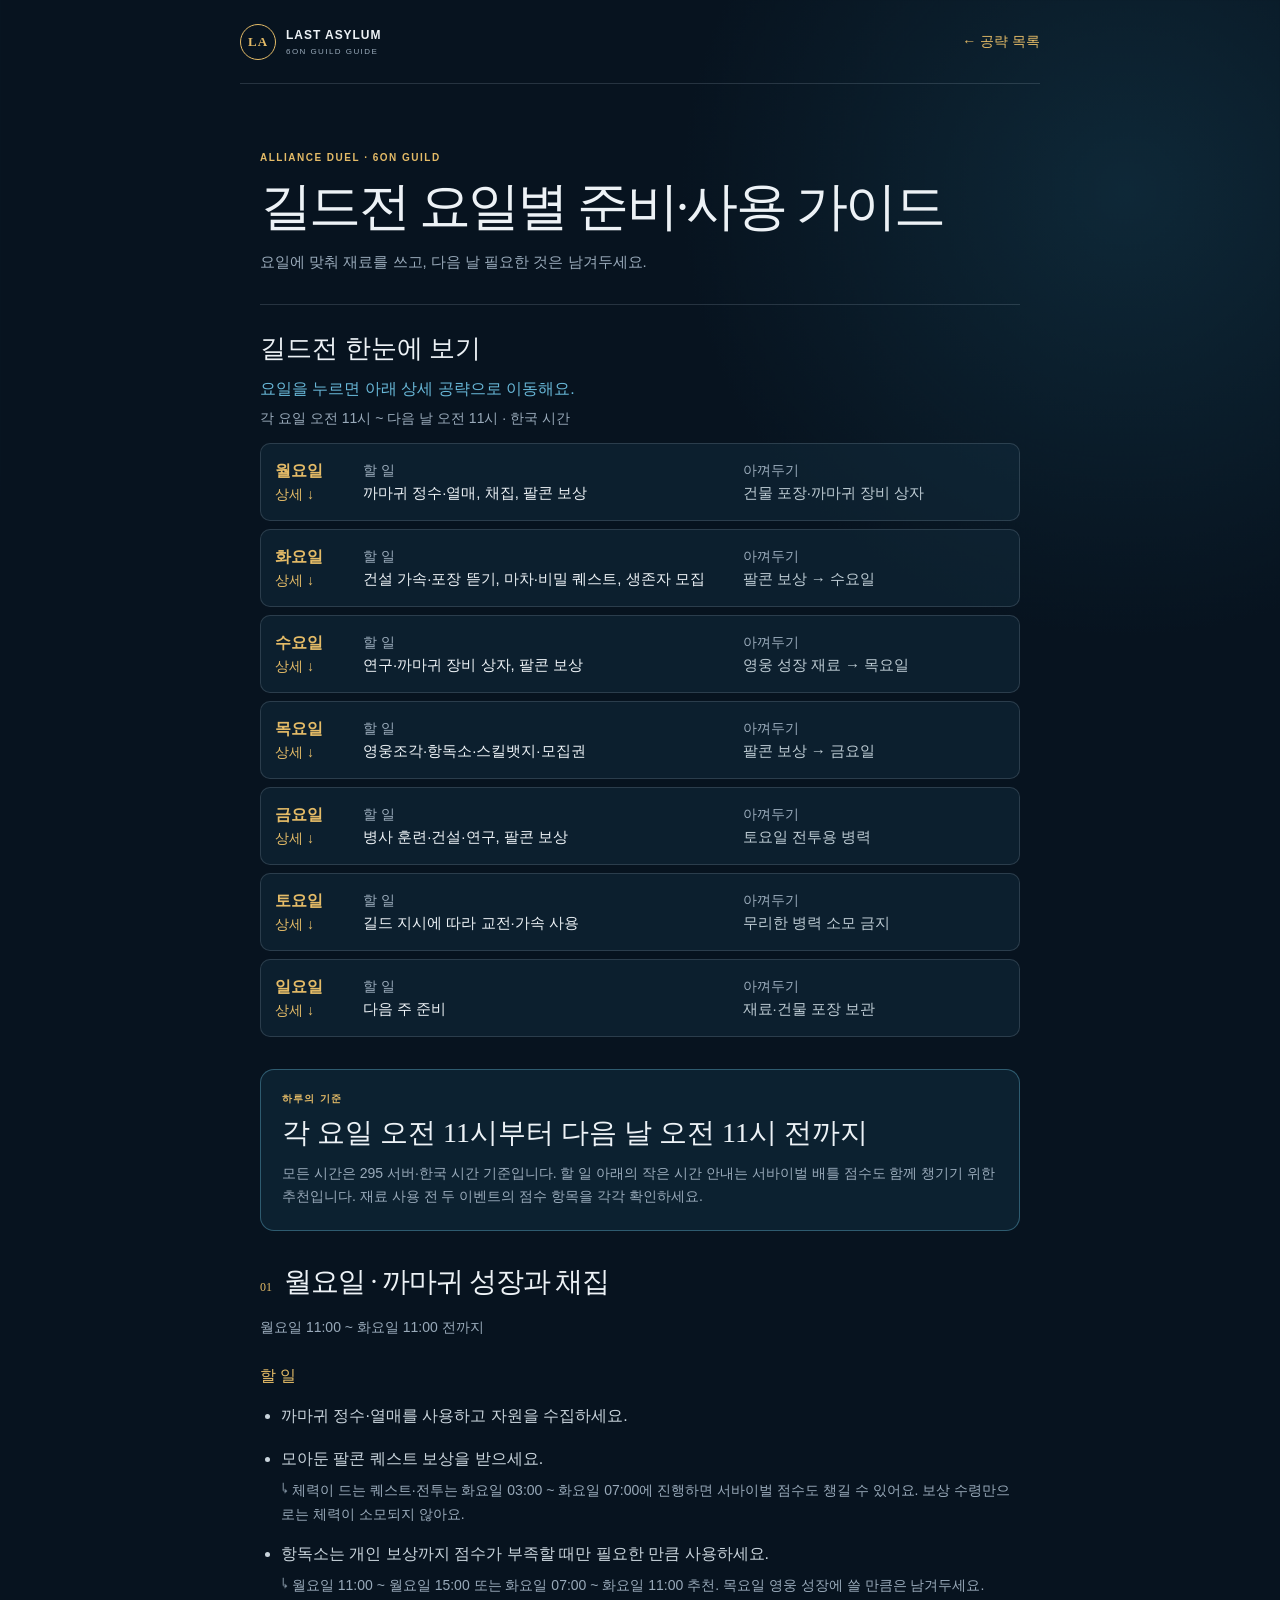
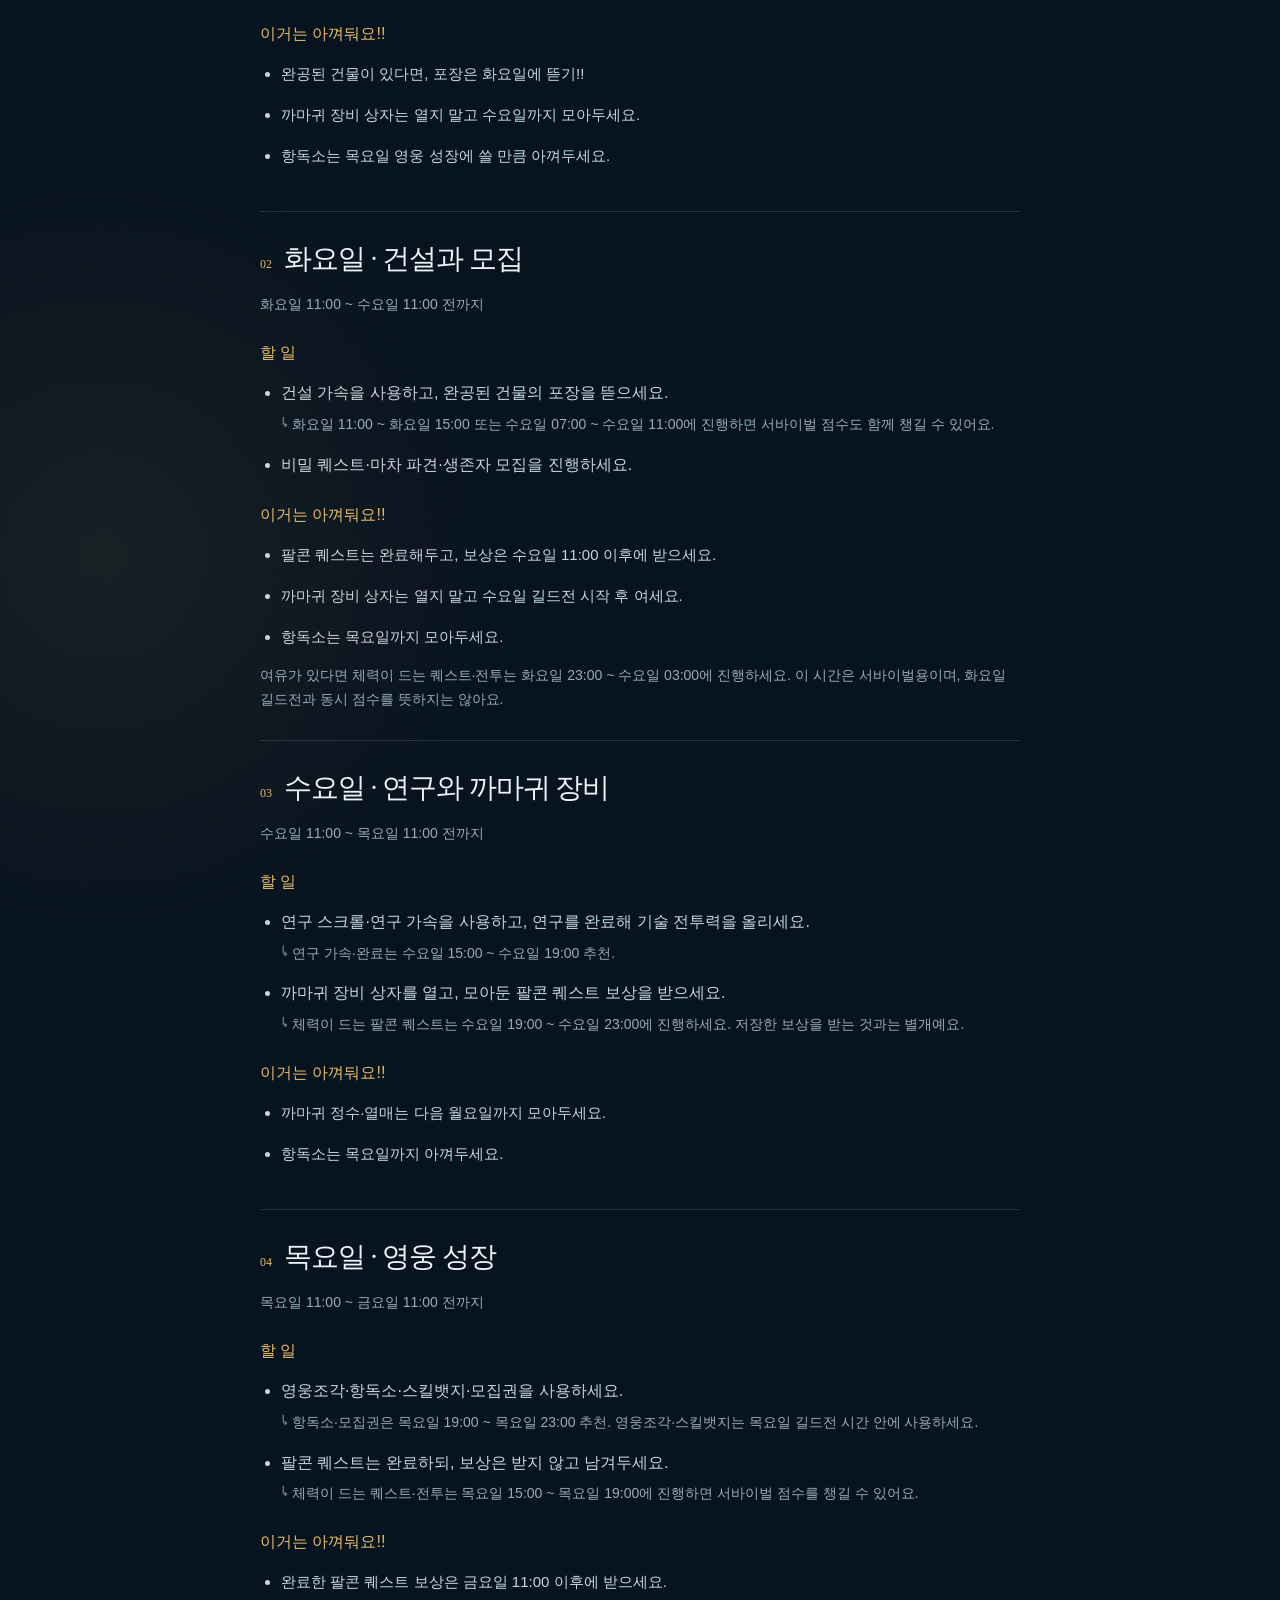
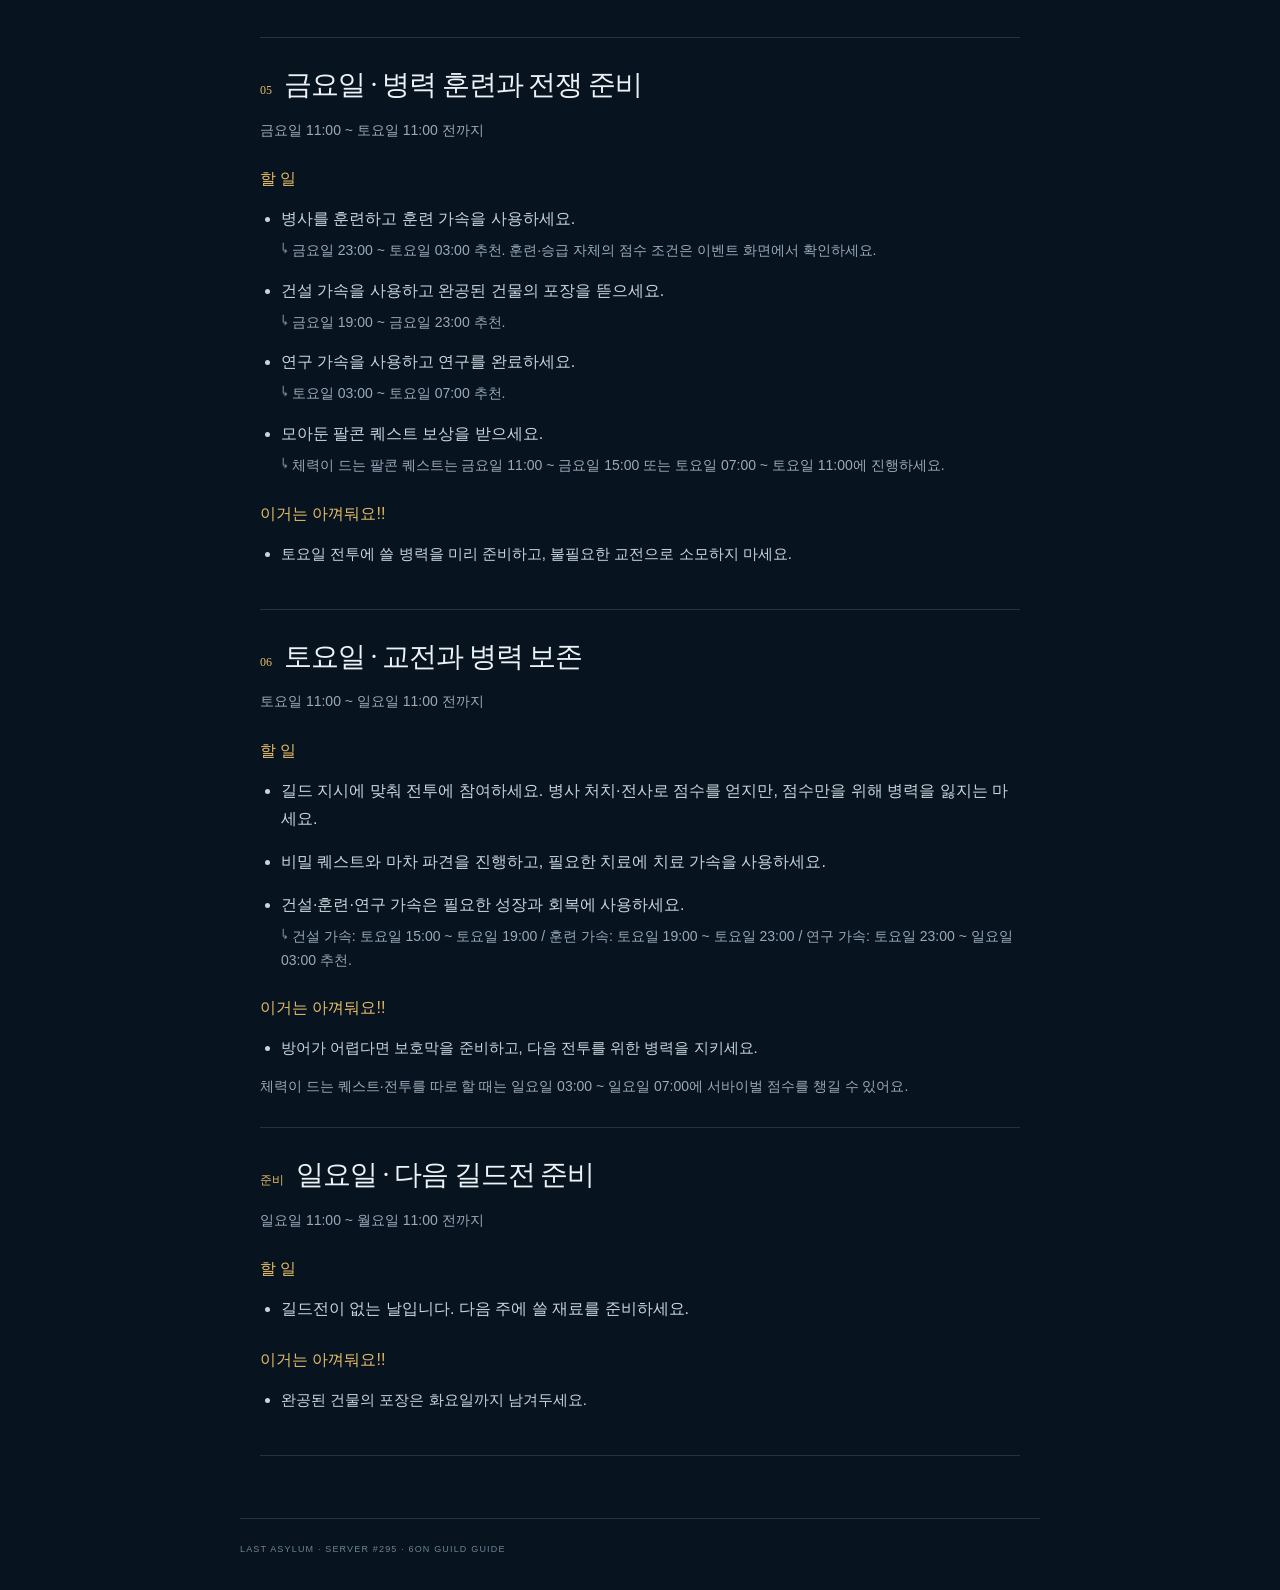
<file: guide/guild-war.html>
<!doctype html>
<html lang="ko"><head><meta charset="utf-8"><meta name="viewport" content="width=device-width,initial-scale=1">
<title>길드전 요일별 준비·사용 가이드 | 6ON 공략</title>
<link rel="stylesheet" href="./_next/static/css/index.C7BXvURc.css">
<style>.brand{text-decoration:none}.guild-day .guide-list{list-style:disc;padding-left:1.4em}.guild-day .guide-list li{font-size:16px;line-height:1.8;margin:14px 0}.guild-day .bonus{display:block;color:var(--muted);font-size:14px;line-height:1.7;margin-top:5px;font-weight:400}.guild-day .period{color:var(--muted);font-size:14px}.guild-day h3{color:var(--gold);font-size:16px;margin-top:24px}.guild-day .save li{font-size:15px}.guild-day .optional{color:var(--muted);font-size:14px;line-height:1.7}.guild-day .section-heading h2{line-height:1.35}
.week-summary{margin:24px 0 32px}.week-summary h2{font-family:Georgia,Batang,serif;font-size:26px;font-weight:500;margin:0 0 8px;color:var(--ink)}.summary-help{color:var(--sky,#68b7d7);font-size:16px;line-height:1.6;margin:0 0 6px}.summary-period{font-size:14px;color:var(--muted);margin:0 0 14px}.summary-list{display:grid;gap:8px}.summary-day{display:grid;grid-template-columns:76px minmax(0,1.4fr) minmax(0,1fr);gap:12px;align-items:center;padding:14px;border:1px solid var(--line);border-radius:10px;background:#14304273;color:var(--ink);text-decoration:none;font-size:15px;line-height:1.6}.summary-day:hover,.summary-day:focus-visible{border-color:var(--gold);background:#143042;outline:2px solid var(--gold);outline-offset:2px}.summary-label{color:var(--gold);font-size:16px;font-weight:700}.summary-label small{display:block;font-size:14px;font-weight:400}.summary-use b,.summary-save b{display:block;font-size:14px;color:var(--muted);font-weight:400}.summary-save{color:#bdcbd3}.guild-day{scroll-margin-top:24px}.guild-day:target .section-heading h2{color:var(--gold)}@media(max-width:600px){.summary-day{grid-template-columns:64px minmax(0,1fr);gap:5px 10px;padding:12px}.summary-label{grid-row:1/3}.summary-use,.summary-save{grid-column:2}.summary-use b,.summary-save b{display:inline;margin-right:5px}}@media(prefers-reduced-motion:no-preference){html{scroll-behavior:smooth}}
</style>
</head><body><main>
<header class="site-header"><a class="brand" href="./"><span class="brand-mark" aria-hidden="true">LA</span><span><b>LAST ASYLUM</b><small>6ON GUILD GUIDE</small></span></a><a class="home-link" href="./">← 공략 목록</a></header>
<article class="guide-content">
<div class="article-heading"><span class="eyebrow">ALLIANCE DUEL · 6ON GUILD</span><h1>길드전 요일별 준비·사용 가이드</h1><p>요일에 맞춰 재료를 쓰고, 다음 날 필요한 것은 남겨두세요.</p></div>
<nav class="week-summary" aria-labelledby="week-summary-title">
<h2 id="week-summary-title">길드전 한눈에 보기</h2>
<p class="summary-help">요일을 누르면 아래 상세 공략으로 이동해요.</p>
<p class="summary-period">각 요일 오전 11시 ~ 다음 날 오전 11시 · 한국 시간</p>
<div class="summary-list"><a class="summary-day" href="#day-mon" aria-label="월요일 상세 공략으로 이동"><span class="summary-label">월요일<small>상세 ↓</small></span><span class="summary-use"><b>할 일</b> 까마귀 정수·열매, 채집, 팔콘 보상</span><span class="summary-save"><b>아껴두기</b> 건물 포장·까마귀 장비 상자</span></a>
<a class="summary-day" href="#day-tue" aria-label="화요일 상세 공략으로 이동"><span class="summary-label">화요일<small>상세 ↓</small></span><span class="summary-use"><b>할 일</b> 건설 가속·포장 뜯기, 마차·비밀 퀘스트, 생존자 모집</span><span class="summary-save"><b>아껴두기</b> 팔콘 보상 → 수요일</span></a>
<a class="summary-day" href="#day-wed" aria-label="수요일 상세 공략으로 이동"><span class="summary-label">수요일<small>상세 ↓</small></span><span class="summary-use"><b>할 일</b> 연구·까마귀 장비 상자, 팔콘 보상</span><span class="summary-save"><b>아껴두기</b> 영웅 성장 재료 → 목요일</span></a>
<a class="summary-day" href="#day-thu" aria-label="목요일 상세 공략으로 이동"><span class="summary-label">목요일<small>상세 ↓</small></span><span class="summary-use"><b>할 일</b> 영웅조각·항독소·스킬뱃지·모집권</span><span class="summary-save"><b>아껴두기</b> 팔콘 보상 → 금요일</span></a>
<a class="summary-day" href="#day-fri" aria-label="금요일 상세 공략으로 이동"><span class="summary-label">금요일<small>상세 ↓</small></span><span class="summary-use"><b>할 일</b> 병사 훈련·건설·연구, 팔콘 보상</span><span class="summary-save"><b>아껴두기</b> 토요일 전투용 병력</span></a>
<a class="summary-day" href="#day-sat" aria-label="토요일 상세 공략으로 이동"><span class="summary-label">토요일<small>상세 ↓</small></span><span class="summary-use"><b>할 일</b> 길드 지시에 따라 교전·가속 사용</span><span class="summary-save"><b>아껴두기</b> 무리한 병력 소모 금지</span></a>
<a class="summary-day" href="#day-sun" aria-label="일요일 상세 공략으로 이동"><span class="summary-label">일요일<small>상세 ↓</small></span><span class="summary-use"><b>할 일</b> 다음 주 준비</span><span class="summary-save"><b>아껴두기</b> 재료·건물 포장 보관</span></a></div></nav>
<section class="alert-card"><span class="alert-label">하루의 기준</span><strong>각 요일 오전 11시부터 다음 날 오전 11시 전까지</strong><p>모든 시간은 295 서버·한국 시간 기준입니다. 할 일 아래의 작은 시간 안내는 서바이벌 배틀 점수도 함께 챙기기 위한 추천입니다. 재료 사용 전 두 이벤트의 점수 항목을 각각 확인하세요.</p></section>
<section class="step-section guild-day" id="day-mon"><div class="section-heading"><span>01</span><h2>월요일 · 까마귀 성장과 채집</h2></div><p class="period">월요일 11:00 ~ 화요일 11:00 전까지</p><h3>할 일</h3><ul class="guide-list"><li>까마귀 정수·열매를 사용하고 자원을 수집하세요.</li><li>모아둔 팔콘 퀘스트 보상을 받으세요.<small class="bonus">↳ 체력이 드는 퀘스트·전투는 화요일 03:00 ~ 화요일 07:00에 진행하면 서바이벌 점수도 챙길 수 있어요. 보상 수령만으로는 체력이 소모되지 않아요.</small></li><li>항독소는 개인 보상까지 점수가 부족할 때만 필요한 만큼 사용하세요.<small class="bonus">↳ 월요일 11:00 ~ 월요일 15:00 또는 화요일 07:00 ~ 화요일 11:00 추천. 목요일 영웅 성장에 쓸 만큼은 남겨두세요.</small></li></ul><h3>이거는 아껴둬요!!</h3><ul class="guide-list save"><li>완공된 건물이 있다면, 포장은 화요일에 뜯기!!</li><li>까마귀 장비 상자는 열지 말고 수요일까지 모아두세요.</li><li>항독소는 목요일 영웅 성장에 쓸 만큼 아껴두세요.</li></ul></section>
<section class="step-section guild-day" id="day-tue"><div class="section-heading"><span>02</span><h2>화요일 · 건설과 모집</h2></div><p class="period">화요일 11:00 ~ 수요일 11:00 전까지</p><h3>할 일</h3><ul class="guide-list"><li>건설 가속을 사용하고, 완공된 건물의 포장을 뜯으세요.<small class="bonus">↳ 화요일 11:00 ~ 화요일 15:00 또는 수요일 07:00 ~ 수요일 11:00에 진행하면 서바이벌 점수도 함께 챙길 수 있어요.</small></li><li>비밀 퀘스트·마차 파견·생존자 모집을 진행하세요.</li></ul><h3>이거는 아껴둬요!!</h3><ul class="guide-list save"><li>팔콘 퀘스트는 완료해두고, 보상은 수요일 11:00 이후에 받으세요.</li><li>까마귀 장비 상자는 열지 말고 수요일 길드전 시작 후 여세요.</li><li>항독소는 목요일까지 모아두세요.</li></ul><p class="optional">여유가 있다면 체력이 드는 퀘스트·전투는 화요일 23:00 ~ 수요일 03:00에 진행하세요. 이 시간은 서바이벌용이며, 화요일 길드전과 동시 점수를 뜻하지는 않아요.</p></section>
<section class="step-section guild-day" id="day-wed"><div class="section-heading"><span>03</span><h2>수요일 · 연구와 까마귀 장비</h2></div><p class="period">수요일 11:00 ~ 목요일 11:00 전까지</p><h3>할 일</h3><ul class="guide-list"><li>연구 스크롤·연구 가속을 사용하고, 연구를 완료해 기술 전투력을 올리세요.<small class="bonus">↳ 연구 가속·완료는 수요일 15:00 ~ 수요일 19:00 추천.</small></li><li>까마귀 장비 상자를 열고, 모아둔 팔콘 퀘스트 보상을 받으세요.<small class="bonus">↳ 체력이 드는 팔콘 퀘스트는 수요일 19:00 ~ 수요일 23:00에 진행하세요. 저장한 보상을 받는 것과는 별개예요.</small></li></ul><h3>이거는 아껴둬요!!</h3><ul class="guide-list save"><li>까마귀 정수·열매는 다음 월요일까지 모아두세요.</li><li>항독소는 목요일까지 아껴두세요.</li></ul></section>
<section class="step-section guild-day" id="day-thu"><div class="section-heading"><span>04</span><h2>목요일 · 영웅 성장</h2></div><p class="period">목요일 11:00 ~ 금요일 11:00 전까지</p><h3>할 일</h3><ul class="guide-list"><li>영웅조각·항독소·스킬뱃지·모집권을 사용하세요.<small class="bonus">↳ 항독소·모집권은 목요일 19:00 ~ 목요일 23:00 추천. 영웅조각·스킬뱃지는 목요일 길드전 시간 안에 사용하세요.</small></li><li>팔콘 퀘스트는 완료하되, 보상은 받지 않고 남겨두세요.<small class="bonus">↳ 체력이 드는 퀘스트·전투는 목요일 15:00 ~ 목요일 19:00에 진행하면 서바이벌 점수를 챙길 수 있어요.</small></li></ul><h3>이거는 아껴둬요!!</h3><ul class="guide-list save"><li>완료한 팔콘 퀘스트 보상은 금요일 11:00 이후에 받으세요.</li></ul></section>
<section class="step-section guild-day" id="day-fri"><div class="section-heading"><span>05</span><h2>금요일 · 병력 훈련과 전쟁 준비</h2></div><p class="period">금요일 11:00 ~ 토요일 11:00 전까지</p><h3>할 일</h3><ul class="guide-list"><li>병사를 훈련하고 훈련 가속을 사용하세요.<small class="bonus">↳ 금요일 23:00 ~ 토요일 03:00 추천. 훈련·승급 자체의 점수 조건은 이벤트 화면에서 확인하세요.</small></li><li>건설 가속을 사용하고 완공된 건물의 포장을 뜯으세요.<small class="bonus">↳ 금요일 19:00 ~ 금요일 23:00 추천.</small></li><li>연구 가속을 사용하고 연구를 완료하세요.<small class="bonus">↳ 토요일 03:00 ~ 토요일 07:00 추천.</small></li><li>모아둔 팔콘 퀘스트 보상을 받으세요.<small class="bonus">↳ 체력이 드는 팔콘 퀘스트는 금요일 11:00 ~ 금요일 15:00 또는 토요일 07:00 ~ 토요일 11:00에 진행하세요.</small></li></ul><h3>이거는 아껴둬요!!</h3><ul class="guide-list save"><li>토요일 전투에 쓸 병력을 미리 준비하고, 불필요한 교전으로 소모하지 마세요.</li></ul></section>
<section class="step-section guild-day" id="day-sat"><div class="section-heading"><span>06</span><h2>토요일 · 교전과 병력 보존</h2></div><p class="period">토요일 11:00 ~ 일요일 11:00 전까지</p><h3>할 일</h3><ul class="guide-list"><li>길드 지시에 맞춰 전투에 참여하세요. 병사 처치·전사로 점수를 얻지만, 점수만을 위해 병력을 잃지는 마세요.</li><li>비밀 퀘스트와 마차 파견을 진행하고, 필요한 치료에 치료 가속을 사용하세요.</li><li>건설·훈련·연구 가속은 필요한 성장과 회복에 사용하세요.<small class="bonus">↳ 건설 가속: 토요일 15:00 ~ 토요일 19:00 / 훈련 가속: 토요일 19:00 ~ 토요일 23:00 / 연구 가속: 토요일 23:00 ~ 일요일 03:00 추천.</small></li></ul><h3>이거는 아껴둬요!!</h3><ul class="guide-list save"><li>방어가 어렵다면 보호막을 준비하고, 다음 전투를 위한 병력을 지키세요.</li></ul><p class="optional">체력이 드는 퀘스트·전투를 따로 할 때는 일요일 03:00 ~ 일요일 07:00에 서바이벌 점수를 챙길 수 있어요.</p></section>
<section class="step-section guild-day" id="day-sun"><div class="section-heading"><span>준비</span><h2>일요일 · 다음 길드전 준비</h2></div><p class="period">일요일 11:00 ~ 월요일 11:00 전까지</p><h3>할 일</h3><ul class="guide-list"><li>길드전이 없는 날입니다. 다음 주에 쓸 재료를 준비하세요.</li></ul><h3>이거는 아껴둬요!!</h3><ul class="guide-list save"><li>완공된 건물의 포장은 화요일까지 남겨두세요.</li></ul></section>
</article><footer class="site-footer">LAST ASYLUM · SERVER #295 · 6ON GUILD GUIDE</footer></main></body></html>
</file>
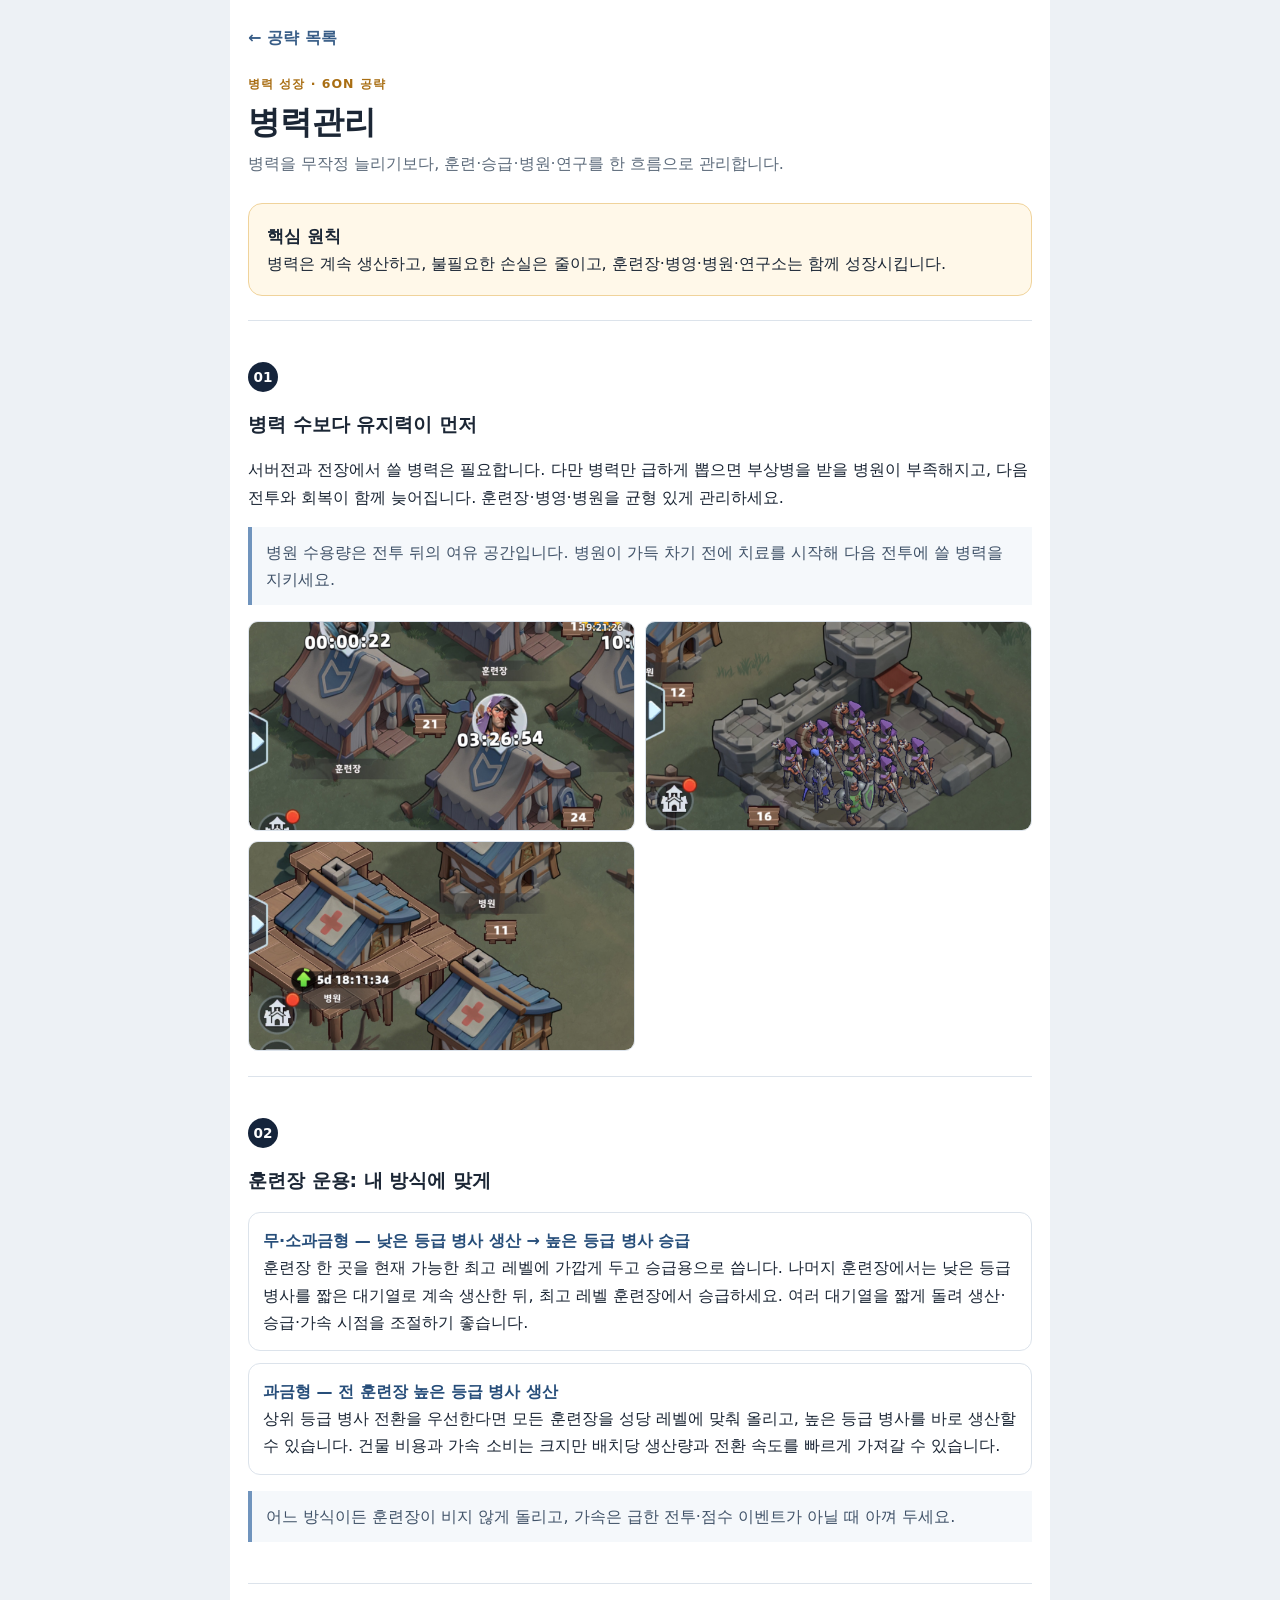
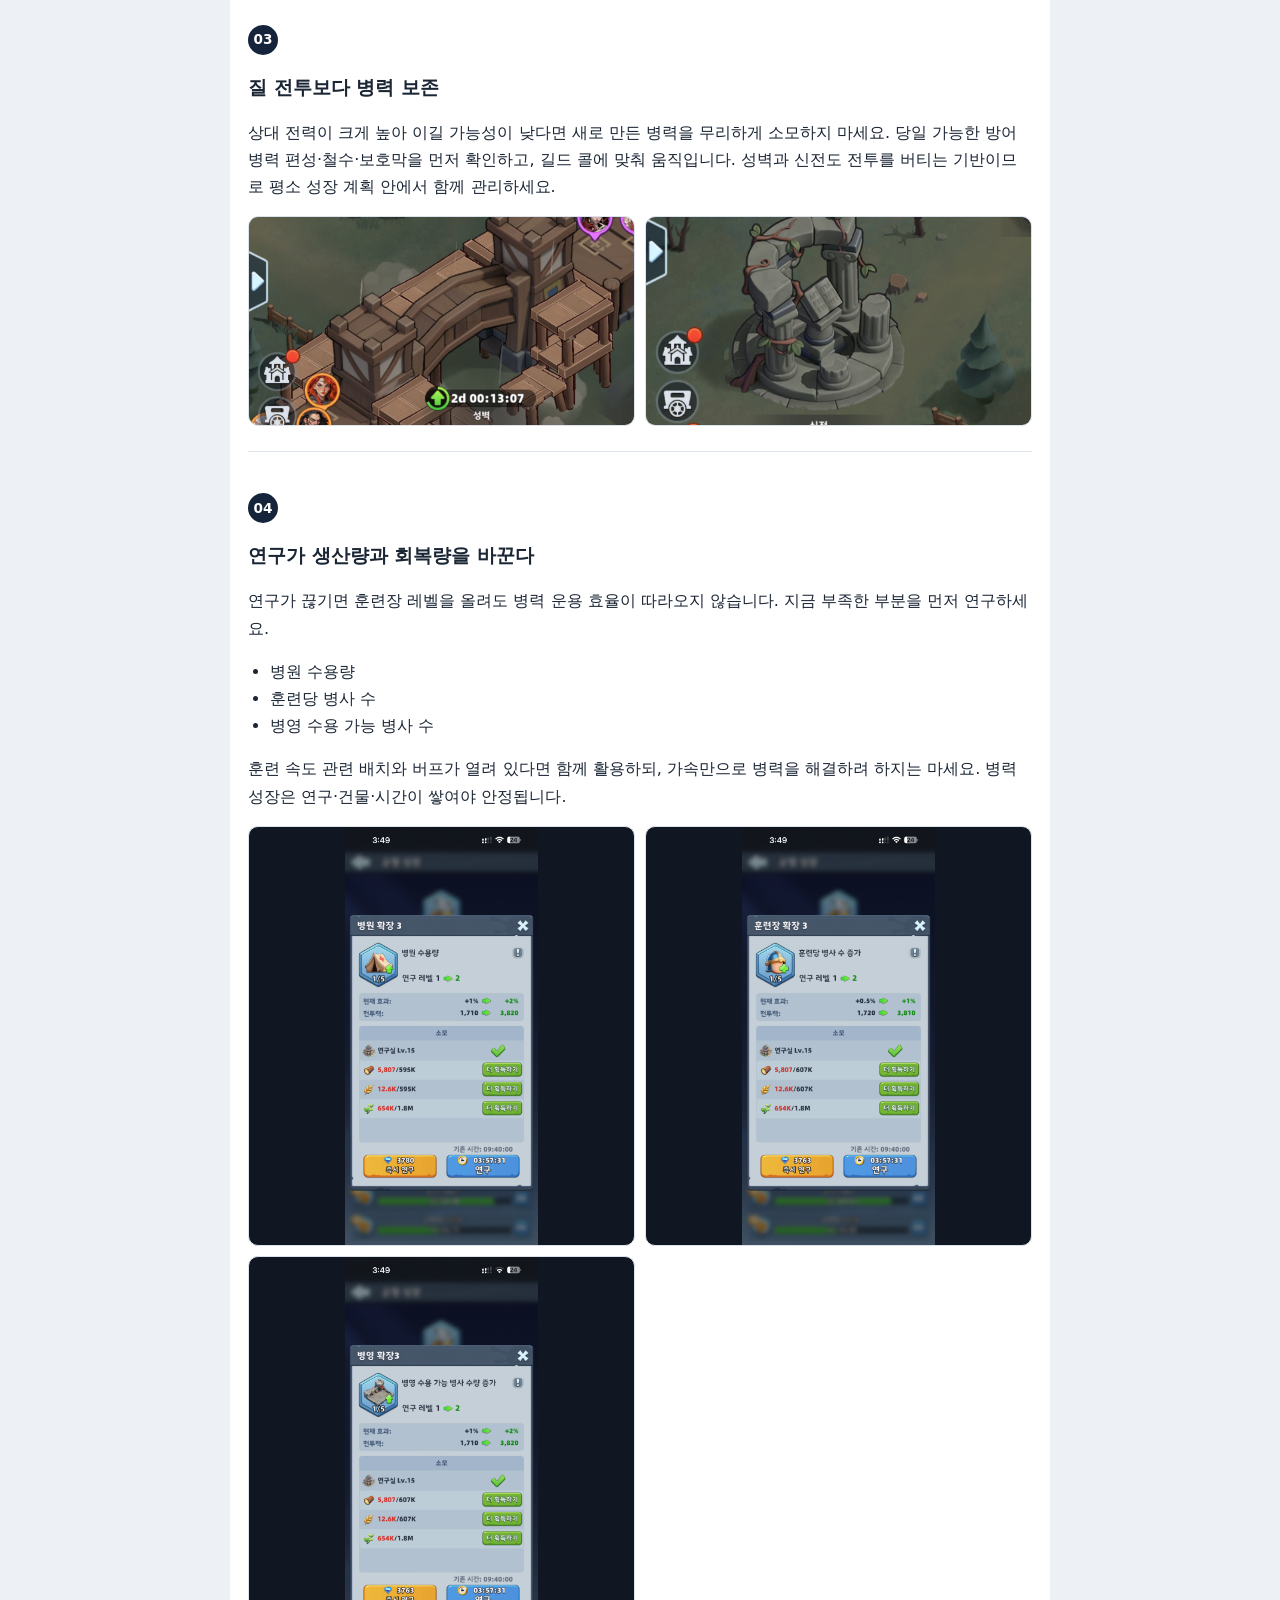
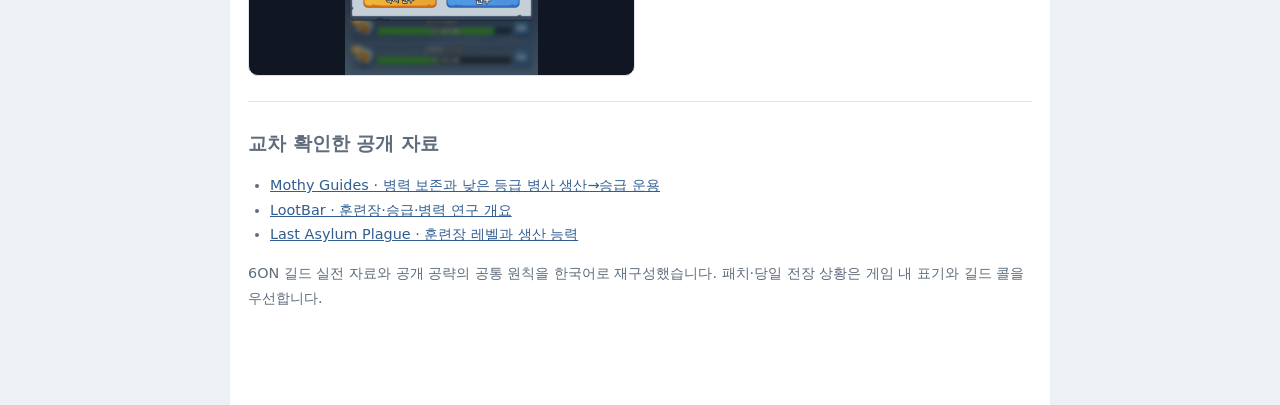
<file: guide/troops.html>
<!doctype html>
<html lang="ko">
<head>
  <meta charset="utf-8">
  <meta name="viewport" content="width=device-width, initial-scale=1">
  <title>병력관리 | 6ON 길드 공략</title>
  <style>
    :root{--navy:#15243b;--ink:#1b2635;--muted:#5e6c7c;--line:#dce3eb;--panel:#f5f8fb;--accent:#d49a39}*{box-sizing:border-box}body{margin:0;background:#edf1f5;color:var(--ink);font-family:system-ui,-apple-system,"Malgun Gothic",sans-serif;line-height:1.7}main{max-width:820px;margin:auto;background:#fff;min-height:100vh;padding:24px 18px 56px}.eyebrow{display:block;color:#a96e13;font-weight:800;letter-spacing:.08em;font-size:.78rem}.back{display:inline-block;color:#385d87;text-decoration:none;font-weight:700;margin-bottom:22px}h1{font-size:2rem;line-height:1.25;margin:8px 0}h2{font-size:1.18rem;margin:0}.lead{color:var(--muted);margin:0 0 25px}.notice{background:#fff8e9;border:1px solid #f0d39b;border-radius:14px;padding:18px;margin:24px 0}.notice b{display:block;font-size:1.05rem}.section{padding:25px 0;border-top:1px solid var(--line)}.num{display:inline-flex;align-items:center;justify-content:center;width:30px;height:30px;margin-right:9px;border-radius:50%;background:var(--navy);color:#fff;font-weight:800;font-size:.85rem}h2{display:inline}.tip{background:var(--panel);border-left:4px solid #7094bd;padding:12px 14px;color:#415369}.photos{display:grid;grid-template-columns:repeat(2,minmax(0,1fr));gap:10px;margin-top:16px}.photos.one{grid-template-columns:1fr}.photos a{display:block}.photos img{display:block;width:100%;height:210px;object-fit:cover;border-radius:10px;border:1px solid var(--line);background:#eef2f7}.photos.one img{height:auto;max-height:640px;object-fit:contain}.research img{object-fit:contain;background:#101722;height:420px}ul{padding-left:22px}.compare{display:grid;gap:12px;margin-top:14px}.compare>div{border:1px solid var(--line);border-radius:12px;padding:14px}.compare b{color:#274e7a}.sources{font-size:.9rem;color:var(--muted)}.sources a{color:#315d91;word-break:break-word}@media(max-width:520px){main{padding:20px 15px}.photos img{height:155px}.research{grid-template-columns:1fr}.research img{height:auto;max-height:620px}}
  </style>
</head>
<body>
  <main>
    <a class="back" href="./">← 공략 목록</a>
    <span class="eyebrow">병력 성장 · 6ON 공략</span>
    <h1>병력관리</h1>
    <p class="lead">병력을 무작정 늘리기보다, 훈련·승급·병원·연구를 한 흐름으로 관리합니다.</p>

    <div class="notice"><b>핵심 원칙</b>병력은 계속 생산하고, 불필요한 손실은 줄이고, 훈련장·병영·병원·연구소는 함께 성장시킵니다.</div>

    <section class="section">
      <p><span class="num">01</span><h2>병력 수보다 유지력이 먼저</h2></p>
      <p>서버전과 전장에서 쓸 병력은 필요합니다. 다만 병력만 급하게 뽑으면 부상병을 받을 병원이 부족해지고, 다음 전투와 회복이 함께 늦어집니다. 훈련장·병영·병원을 균형 있게 관리하세요.</p>
      <p class="tip">병원 수용량은 전투 뒤의 여유 공간입니다. 병원이 가득 차기 전에 치료를 시작해 다음 전투에 쓸 병력을 지키세요.</p>
      <div class="photos">
        <a href="./KakaoTalk_20260901_154417861.jpg"><img src="./KakaoTalk_20260901_154417861.jpg" alt="훈련장 여러 곳의 레벨과 훈련 대기열"></a>
        <a href="./KakaoTalk_20260901_154417861_01.jpg"><img src="./KakaoTalk_20260901_154417861_01.jpg" alt="병영의 병력 수용 모습"></a>
        <a href="./KakaoTalk_20260901_154417861_02.jpg"><img src="./KakaoTalk_20260901_154417861_02.jpg" alt="병원 건물과 치료 기반"></a>
      </div>
    </section>

    <section class="section">
      <p><span class="num">02</span><h2>훈련장 운용: 내 방식에 맞게</h2></p>
      <div class="compare">
        <div><b>무·소과금형 — 낮은 등급 병사 생산 → 높은 등급 병사 승급</b><br>훈련장 한 곳을 현재 가능한 최고 레벨에 가깝게 두고 승급용으로 씁니다. 나머지 훈련장에서는 낮은 등급 병사를 짧은 대기열로 계속 생산한 뒤, 최고 레벨 훈련장에서 승급하세요. 여러 대기열을 짧게 돌려 생산·승급·가속 시점을 조절하기 좋습니다.</div>
        <div><b>과금형 — 전 훈련장 높은 등급 병사 생산</b><br>상위 등급 병사 전환을 우선한다면 모든 훈련장을 성당 레벨에 맞춰 올리고, 높은 등급 병사를 바로 생산할 수 있습니다. 건물 비용과 가속 소비는 크지만 배치당 생산량과 전환 속도를 빠르게 가져갈 수 있습니다.</div>
      </div>
      <p class="tip">어느 방식이든 훈련장이 비지 않게 돌리고, 가속은 급한 전투·점수 이벤트가 아닐 때 아껴 두세요.</p>
    </section>

    <section class="section">
      <p><span class="num">03</span><h2>질 전투보다 병력 보존</h2></p>
      <p>상대 전력이 크게 높아 이길 가능성이 낮다면 새로 만든 병력을 무리하게 소모하지 마세요. 당일 가능한 방어 병력 편성·철수·보호막을 먼저 확인하고, 길드 콜에 맞춰 움직입니다. 성벽과 신전도 전투를 버티는 기반이므로 평소 성장 계획 안에서 함께 관리하세요.</p>
      <div class="photos">
        <a href="./KakaoTalk_20260901_154417861_03.jpg"><img src="./KakaoTalk_20260901_154417861_03.jpg" alt="성벽 업그레이드 화면"></a>
        <a href="./KakaoTalk_20260901_154417861_04.jpg"><img src="./KakaoTalk_20260901_154417861_04.jpg" alt="신전 건물 화면"></a>
      </div>
    </section>

    <section class="section">
      <p><span class="num">04</span><h2>연구가 생산량과 회복량을 바꾼다</h2></p>
      <p>연구가 끊기면 훈련장 레벨을 올려도 병력 운용 효율이 따라오지 않습니다. 지금 부족한 부분을 먼저 연구하세요.</p>
      <ul><li>병원 수용량</li><li>훈련당 병사 수</li><li>병영 수용 가능 병사 수</li></ul>
      <p>훈련 속도 관련 배치와 버프가 열려 있다면 함께 활용하되, 가속만으로 병력을 해결하려 하지는 마세요. 병력 성장은 연구·건물·시간이 쌓여야 안정됩니다.</p>
      <div class="photos research">
        <a href="./KakaoTalk_20260901_155017735.png"><img src="./KakaoTalk_20260901_155017735.png" alt="병원 수용량 연구"></a>
        <a href="./KakaoTalk_20260901_155017735_01.png"><img src="./KakaoTalk_20260901_155017735_01.png" alt="훈련당 병사 수 증가 연구"></a>
        <a href="./KakaoTalk_20260901_155017735_02.png"><img src="./KakaoTalk_20260901_155017735_02.png" alt="병영 수용 가능 병사 수 증가 연구"></a>
      </div>
    </section>

    <section class="section sources">
      <h2>교차 확인한 공개 자료</h2>
      <ul><li><a href="https://mamamothyguides.com/troop-information/" target="_blank" rel="noreferrer">Mothy Guides · 병력 보존과 낮은 등급 병사 생산→승급 운용</a></li><li><a href="https://www.lootbar.com/blog/en/last-asylum-plague-troop-guide.html" target="_blank" rel="noreferrer">LootBar · 훈련장·승급·병력 연구 개요</a></li><li><a href="https://lastasylumplague.com/buildings/training-grounds/" target="_blank" rel="noreferrer">Last Asylum Plague · 훈련장 레벨과 생산 능력</a></li></ul>
      <p>6ON 길드 실전 자료와 공개 공략의 공통 원칙을 한국어로 재구성했습니다. 패치·당일 전장 상황은 게임 내 표기와 길드 콜을 우선합니다.</p>
    </section>
  </main>
</body>
</html>
</file>
<file: guide/_next/static/css/index.C7BXvURc.css>
/*! tailwindcss v4.2.1 | MIT License | https://tailwindcss.com */
@layer theme{:root,:host{--font-sans:ui-sans-serif, system-ui, sans-serif, "Apple Color Emoji", "Segoe UI Emoji", "Segoe UI Symbol", "Noto Color Emoji";--font-mono:ui-monospace, SFMono-Regular, Menlo, Monaco, Consolas, "Liberation Mono", "Courier New", monospace;--spacing:.25rem;--default-font-family:var(--font-sans);--default-mono-font-family:var(--font-mono)}}@layer base{*,:after,:before{box-sizing:border-box;border:0 solid;margin:0;padding:0}::backdrop{box-sizing:border-box;border:0 solid;margin:0;padding:0}::file-selector-button{box-sizing:border-box;border:0 solid;margin:0;padding:0}html,:host{-webkit-text-size-adjust:100%;tab-size:4;line-height:1.5;font-family:var(--default-font-family,ui-sans-serif, system-ui, sans-serif, "Apple Color Emoji", "Segoe UI Emoji", "Segoe UI Symbol", "Noto Color Emoji");font-feature-settings:var(--default-font-feature-settings,normal);font-variation-settings:var(--default-font-variation-settings,normal);-webkit-tap-highlight-color:transparent}hr{height:0;color:inherit;border-top-width:1px}abbr:where([title]){-webkit-text-decoration:underline dotted;text-decoration:underline dotted}h1,h2,h3,h4,h5,h6{font-size:inherit;font-weight:inherit}a{color:inherit;-webkit-text-decoration:inherit;-webkit-text-decoration:inherit;text-decoration:inherit}b,strong{font-weight:bolder}code,kbd,samp,pre{font-family:var(--default-mono-font-family,ui-monospace, SFMono-Regular, Menlo, Monaco, Consolas, "Liberation Mono", "Courier New", monospace);font-feature-settings:var(--default-mono-font-feature-settings,normal);font-variation-settings:var(--default-mono-font-variation-settings,normal);font-size:1em}small{font-size:80%}sub,sup{vertical-align:baseline;font-size:75%;line-height:0;position:relative}sub{bottom:-.25em}sup{top:-.5em}table{text-indent:0;border-color:inherit;border-collapse:collapse}:-moz-focusring{outline:auto}progress{vertical-align:baseline}summary{display:list-item}ol,ul,menu{list-style:none}img,svg,video,canvas,audio,iframe,embed,object{vertical-align:middle;display:block}img,video{max-width:100%;height:auto}button,input,select,optgroup,textarea{font:inherit;font-feature-settings:inherit;font-variation-settings:inherit;letter-spacing:inherit;color:inherit;opacity:1;background-color:#0000;border-radius:0}::file-selector-button{font:inherit;font-feature-settings:inherit;font-variation-settings:inherit;letter-spacing:inherit;color:inherit;opacity:1;background-color:#0000;border-radius:0}:where(select:is([multiple],[size])) optgroup{font-weight:bolder}:where(select:is([multiple],[size])) optgroup option{padding-inline-start:20px}::file-selector-button{margin-inline-end:4px}::placeholder{opacity:1}@supports (not ((-webkit-appearance:-apple-pay-button))) or (contain-intrinsic-size:1px){::placeholder{color:currentColor}@supports (color:color-mix(in lab, red, red)){::placeholder{color:color-mix(in oklab, currentcolor 50%, transparent)}}}textarea{resize:vertical}::-webkit-search-decoration{-webkit-appearance:none}::-webkit-date-and-time-value{min-height:1lh;text-align:inherit}::-webkit-datetime-edit{display:inline-flex}::-webkit-datetime-edit-fields-wrapper{padding:0}::-webkit-datetime-edit{padding-block:0}::-webkit-datetime-edit-year-field{padding-block:0}::-webkit-datetime-edit-month-field{padding-block:0}::-webkit-datetime-edit-day-field{padding-block:0}::-webkit-datetime-edit-hour-field{padding-block:0}::-webkit-datetime-edit-minute-field{padding-block:0}::-webkit-datetime-edit-second-field{padding-block:0}::-webkit-datetime-edit-millisecond-field{padding-block:0}::-webkit-datetime-edit-meridiem-field{padding-block:0}::-webkit-calendar-picker-indicator{line-height:1}:-moz-ui-invalid{box-shadow:none}button,input:where([type=button],[type=reset],[type=submit]){-webkit-appearance:button;appearance:button}::file-selector-button{-webkit-appearance:button;appearance:button}::-webkit-inner-spin-button{height:auto}::-webkit-outer-spin-button{height:auto}[hidden]:where(:not([hidden=until-found])){display:none!important}}@layer components;@layer utilities{.visible{visibility:visible}.start{inset-inline-start:var(--spacing)}}:root{--ink:#edf2f6;--muted:#99aaba;--navy:#07131f;--line:#c6dae829;--gold:#e4bb67;--sky:#68b7d7}*{box-sizing:border-box}html{scroll-behavior:smooth}body{background:var(--navy);min-width:320px;color:var(--ink);margin:0;font-family:Arial,Malgun Gothic,Apple SD Gothic Neo,sans-serif}button,input{font:inherit}:is(button:focus-visible,input:focus-visible,summary:focus-visible,a:focus-visible){outline:3px solid var(--gold);outline-offset:3px}a{color:inherit}main{background:radial-gradient(circle at 88% 4%,#2b7c9933,transparent 28rem),radial-gradient(circle at 8% 45%,#e4bb6714,transparent 25rem),var(--navy);min-height:100vh}.site-header{border-bottom:1px solid var(--line);justify-content:space-between;align-items:center;width:min(800px,100% - 32px);height:70px;margin:auto;display:flex}.brand{color:var(--ink);text-align:left;cursor:pointer;letter-spacing:.06em;background:0 0;border:0;align-items:center;gap:10px;padding:0;display:flex}.brand-mark{border:1px solid var(--gold);width:36px;height:36px;color:var(--gold);border-radius:50%;place-items:center;font-family:Georgia,serif;font-size:13px;font-weight:700;display:grid}.brand b,.brand small{display:block}.brand b{font-size:12px}.brand small{color:var(--muted);letter-spacing:.18em;margin-top:2px;font-size:8px}.home-link{color:var(--gold);cursor:pointer;background:0 0;border:0;font-size:14px}.home-hero{width:min(800px,100% - 32px);margin:0 auto;padding:52px 0 64px}.eyebrow{color:var(--gold);letter-spacing:.15em;font-size:10px;font-weight:700;display:block}.home-hero h1{letter-spacing:-.05em;margin:13px 0 14px;font-family:Georgia,Batang,serif;font-size:clamp(34px,9vw,55px);font-weight:500;line-height:1.15}.home-hero h1 em{color:var(--sky);font-style:normal}.home-hero>p{max-width:520px;color:var(--muted);margin:0;font-size:15px;line-height:1.7}.quick-nav{border:1px solid var(--line);background:#091c2ab3;border-radius:14px;margin-top:35px;padding:16px}.quick-nav label{color:var(--gold);letter-spacing:.1em;margin-bottom:8px;font-size:11px;font-weight:700;display:block}.quick-nav input{width:100%;color:var(--ink);background:#07131f;border:1px solid #c6dae840;border-radius:9px;padding:12px 13px;font-size:15px}.quick-nav input::placeholder{color:#708798}.filter-row{scrollbar-width:none;gap:7px;margin-top:12px;padding-bottom:2px;display:flex;overflow-x:auto}.filter-row::-webkit-scrollbar{display:none}.filter-row button{border:1px solid var(--line);color:#b8c6d0;cursor:pointer;background:0 0;border-radius:999px;flex:none;padding:8px 11px;font-size:12px}.filter-row button.active{border-color:var(--gold);color:#ffdc93;background:#e4bb6724}.guide-list-home{gap:10px;margin-top:18px;display:grid}.guide-row{border:1px solid var(--line);width:100%;color:var(--ink);text-align:left;cursor:pointer;background:#0a1c2ab8;border-radius:14px;align-items:center;gap:13px;padding:15px;transition:border-color .18s,transform .18s;display:flex}.guide-row:hover{border-color:#e4bb67b3;transform:translateY(-2px)}.guide-row.featured{background:linear-gradient(110deg,#1956727a,#0b1c2ad6);border-color:#68b7d785}.guide-row-icon{width:38px;height:38px;color:var(--gold);border:1px solid #e4bb6773;border-radius:12px;flex:0 0 38px;place-items:center;font-family:Georgia,serif;font-size:21px;display:grid}.guide-row-main{flex:1;min-width:0}.guide-meta{align-items:center;gap:6px;margin-bottom:5px;display:flex}.guide-meta b,.guide-meta i{letter-spacing:.04em;font-size:10px;font-style:normal}.guide-meta b{color:var(--gold)}.guide-meta i{color:#9bb9c9}.guide-row strong,.guide-row small{display:block}.guide-row strong{letter-spacing:-.035em;font-family:Georgia,Batang,serif;font-size:20px;font-weight:500}.guide-row-main small{color:var(--muted);text-overflow:ellipsis;white-space:nowrap;margin-top:4px;font-size:12px;line-height:1.35;overflow:hidden}.guide-row-side{color:var(--gold);flex-direction:column;align-items:flex-end;gap:8px;display:flex}.guide-row-side small{color:#718999;white-space:nowrap;font-size:10px}.guide-row-side b{font-size:18px}.archive-note{border-left:2px solid var(--sky);color:#b7cad5;background:#68b7d712;flex-direction:column;gap:5px;margin-top:18px;padding:16px;font-size:13px;line-height:1.6;display:flex}.archive-note b{color:#a8d7e9}.no-result{color:var(--muted);text-align:center;padding:34px 0}.guide-content{width:min(760px,100% - 32px);margin:0 auto;padding:46px 0 62px}.article-heading{border-bottom:1px solid var(--line);padding-bottom:30px}.article-heading h1{letter-spacing:-.05em;margin:12px 0;font-family:Georgia,Batang,serif;font-size:clamp(32px,8vw,52px);font-weight:500;line-height:1.15}.article-heading p{color:var(--muted);margin:0;font-size:15px;line-height:1.7}.alert-card,.verify-card{background:#3484a321;border:1px solid #68b7d761;border-radius:14px;margin:28px 0 4px;padding:21px}.relic-alert{background:#e4bb671a;border-color:#e4bb676b}.verify-card{background:#e4bb671a;border-color:#e4bb6766}.alert-label{color:var(--gold);letter-spacing:.12em;margin-bottom:8px;font-size:10px;font-weight:700;display:block}.alert-card strong{font-family:Georgia,Batang,serif;font-size:clamp(20px,5.5vw,28px);font-weight:500;line-height:1.35;display:block}.alert-card p,.verify-card p{color:var(--muted);margin:10px 0 0;font-size:14px;line-height:1.7}.verify-card b{color:#f0cd83;font-size:13px}.step-section{border-bottom:1px solid var(--line);padding:28px 0}.section-heading{align-items:baseline;gap:12px;display:flex}.section-heading span{color:var(--gold);white-space:nowrap;font-family:Georgia,serif;font-size:12px}.section-heading h2{letter-spacing:-.04em;margin:0;font-family:Georgia,Batang,serif;font-size:clamp(21px,5.5vw,28px);font-weight:500}.step-section p,.guide-list{color:#c9d4dc;margin:14px 0 0;font-size:15px;line-height:1.8}.step-section b,.guide-list b{color:#f0cd83;font-weight:700}.guide-list{padding-left:20px}.guide-list li+li{margin-top:7px}.tip-line{border-left:2px solid var(--sky);padding-left:13px;color:#a8d7e9!important}.time-rule{background:#e4bb6714;border:1px solid #e4bb6759;border-radius:9px;padding:14px;color:#d9e1e5!important}.video-section{border:1px solid var(--line);background:#091c2ab8;border-radius:15px;margin-top:34px;padding:16px}.video-copy h2{margin:7px 0;font-family:Georgia,Batang,serif;font-size:24px;font-weight:500}.video-copy p{color:var(--muted);margin:0 0 15px;font-size:13px}.video-section video{background:#02060a;border-radius:9px;width:100%;display:block}.source-note{color:#8298a8;margin:28px 0 0;font-size:12px;line-height:1.65}.source-details{border:1px solid var(--line);background:#1022328c;border-radius:12px;margin-top:28px;overflow:hidden}.source-details summary{color:#d6e4ec;cursor:pointer;justify-content:space-between;align-items:center;padding:17px;font-size:13px;list-style:none;display:flex}.source-details summary::-webkit-details-marker{display:none}.source-details[open] summary{border-bottom:1px solid var(--line)}.source-gallery{grid-template-columns:repeat(2,1fr);gap:8px;padding:9px;display:grid}.source-gallery a{aspect-ratio:.5;background:#09131d;border-radius:6px;display:block;overflow:hidden}.source-gallery img{object-fit:cover;object-position:top;width:100%;height:100%;display:block}.battle-map-section{border:1px solid var(--line);background:#09131d;border-radius:14px;margin:28px 0 0;overflow:hidden}.battle-map-section img{width:100%;display:block}.battle-map-section p{color:var(--muted);margin:0;padding:12px 15px;font-size:12px;line-height:1.6}.callout-list{gap:8px;margin-top:16px;display:grid}.callout-list p{border:1px solid var(--line);background:#14304273;border-radius:8px;align-items:baseline;gap:11px;margin:0;padding:11px;line-height:1.5;display:flex}.callout-list b{min-width:44px;color:var(--gold)}.callout-list span{color:#d7e2e9}.external-sources{border:1px solid var(--line);background:#091c2aad;border-radius:13px;margin-top:28px;padding:18px}.external-sources h2{margin:0 0 12px;font-family:Georgia,Batang,serif;font-size:22px;font-weight:500}.external-sources a,.source-link{color:#9fd8ee;text-underline-offset:3px;margin-top:8px;font-size:14px;line-height:1.5;text-decoration:underline;display:block}.external-sources p{color:var(--muted);margin:12px 0 0;font-size:12px;line-height:1.6}.guild-war-gallery{border-top:1px solid #e4bb6773;margin-top:34px;padding-top:28px}.guild-war-gallery h2{letter-spacing:-.04em;margin:8px 0;font-family:Georgia,Batang,serif;font-size:clamp(24px,6vw,31px);font-weight:500}.guild-war-gallery>div>p{color:var(--muted);margin:0;font-size:14px;line-height:1.7}.guild-war-gallery-grid{gap:12px;margin-top:18px;display:grid}.guild-war-gallery-grid a{color:#f0cd83;background:#091c2ab8;border:1px solid #e4bb675c;border-radius:13px;text-decoration:none;transition:border-color .18s,transform .18s;display:block;overflow:hidden}.guild-war-gallery-grid a:hover{border-color:var(--gold);transform:translateY(-2px)}.guild-war-gallery-grid img{aspect-ratio:1;object-fit:cover;width:100%;display:block}.guild-war-gallery-grid span{letter-spacing:.03em;padding:11px 13px;font-size:13px;font-weight:700;display:block}.score-table{gap:7px;margin-top:16px;display:grid}.score-table div{border:1px solid var(--line);background:#14304273;border-radius:8px;grid-template-columns:minmax(92px,.75fr) 1.55fr;gap:12px;padding:11px;display:grid}.score-table b{color:var(--gold);font-size:13px}.score-table span{color:#d7e2e9;font-size:13px;line-height:1.5}.calculator-card{background:#0d2333cc;border:1px solid #e4bb6761;border-radius:14px;margin-top:28px;overflow:hidden}.calculator-inputs{border-bottom:1px solid var(--line);grid-template-columns:1fr 1fr;gap:10px;padding:16px;display:grid}.calculator-inputs label{color:#b9cbd6;font-size:12px}.calculator-inputs select{border:1px solid var(--line);width:100%;color:var(--ink);background:#07131f;border-radius:8px;margin-top:7px;padding:10px;display:block}.cost-result{padding:16px}.cost-result>span{color:var(--gold);margin-bottom:12px;font-size:13px;display:block}.cost-result>div{border-top:1px solid var(--line);justify-content:space-between;gap:12px;padding:10px 0;display:flex}.cost-result b{color:#b9cbd6;font-size:13px}.cost-result strong{color:#f3d48c;font-size:16px}.calculator-empty{color:var(--muted);margin:0;padding:20px 16px;font-size:14px}.codex-filter{border:1px solid var(--line);background:#091c2aad;border-radius:13px;gap:10px;margin:28px 0 0;padding:15px;display:grid}.codex-filter div{flex-wrap:wrap;align-items:center;gap:7px;display:flex}.codex-filter b{min-width:36px;color:var(--gold);font-size:11px}.codex-filter button{border:1px solid var(--line);color:#c5d4dc;cursor:pointer;background:0 0;border-radius:999px;padding:7px 10px;font-size:12px}.codex-filter button.active{border-color:var(--gold);color:#ffdc93;background:#e4bb6724}.codex-count{color:var(--muted);margin:16px 0 8px;font-size:12px}.hero-list{gap:7px;display:grid}.hero-list div{border:1px solid var(--line);background:#14304273;border-radius:9px;grid-template-columns:1fr auto;gap:3px 8px;padding:12px;display:grid}.hero-list strong{font-family:Georgia,Batang,serif;font-size:17px;font-weight:500}.hero-list span{color:#9fd8ee;text-align:right;font-size:12px}.hero-list small{color:#c4d0d8;grid-column:1/-1;font-size:12px;line-height:1.45}.quiz-hero{border-bottom:1px solid var(--line);background:linear-gradient(120deg,#0e467294,#07131f33);overflow:hidden}.quiz-hero img{aspect-ratio:1.35;object-fit:cover;object-position:center 42%;width:100%;display:block}.quiz-hero>div{padding:24px 20px 28px}.quiz-hero h1{letter-spacing:-.05em;margin:10px 0;font-family:Georgia,Batang,serif;font-size:clamp(32px,8vw,50px);font-weight:500}.quiz-hero p{color:#b7c9d5;max-width:520px;margin:0;font-size:15px;line-height:1.7}.quiz-search{background:#12446838;border:1px solid #68b7d76b;border-radius:14px;gap:8px;margin-top:28px;padding:16px;display:grid}.quiz-search label{color:#a8d7e9;letter-spacing:.08em;font-size:12px;font-weight:700}.quiz-search input{width:100%;color:var(--ink);background:#07131f;border:1px solid #c6dae84d;border-radius:9px;padding:12px 13px;font-size:15px}.quiz-search input::placeholder{color:#708798}.quiz-search small{color:var(--muted);font-size:12px}.quiz-answer-list{gap:8px;margin-top:14px;display:grid}.quiz-answer-list div{border:1px solid var(--line);background:#14304273;border-radius:10px;grid-template-columns:auto 1fr;gap:5px 10px;padding:14px;display:grid}.quiz-answer-list span{color:#9fd8ee;white-space:nowrap;background:#68b7d729;border-radius:999px;align-self:start;padding:4px 7px;font-size:10px}.quiz-answer-list p{color:#d7e2e9;margin:2px 0;font-size:14px;line-height:1.55}.quiz-answer-list strong{border-top:1px solid var(--line);color:#f0cd83;grid-column:1/-1;padding-top:8px;font-size:15px}.upgrade-table-image{border-top:1px solid #e4bb6773;margin-top:34px;padding-top:28px}.upgrade-table-image h2{letter-spacing:-.04em;margin:8px 0;font-family:Georgia,Batang,serif;font-size:clamp(24px,6vw,31px);font-weight:500}.upgrade-table-image>div>p{color:var(--muted);margin:0 0 16px;font-size:14px;line-height:1.7}.upgrade-table-image a{background:#17120c;border:1px solid #e4bb675c;border-radius:12px;display:block;overflow:hidden}.upgrade-table-image img{width:100%;display:block}.credit-card{color:#bdcbd3;border-top:1px solid #e4bb6773;border-bottom:1px solid #e4bb6773;gap:13px;margin-top:40px;padding:18px 0;display:flex}.credit-icon{color:var(--gold);font-size:20px}.credit-card strong{color:var(--gold);letter-spacing:.12em;font-size:11px}.credit-card p{margin:7px 0 0;font-size:13px;line-height:1.65}.credit-card b{color:#e4ebee}.site-footer{border-top:1px solid var(--line);color:#6e8494;letter-spacing:.13em;width:min(800px,100% - 32px);margin:0 auto;padding:24px 0 34px;font-size:9px}@media (min-width:641px){.site-header{height:84px}.home-hero{padding-top:72px}.guide-row{padding:18px}.guide-row-icon{flex-basis:44px;width:44px;height:44px}.guide-content{padding-top:66px}.source-gallery{grid-template-columns:repeat(3,1fr)}.guild-war-gallery-grid{grid-template-columns:repeat(2,1fr)}.guild-war-overview{grid-column:1/-1}}
</file>
